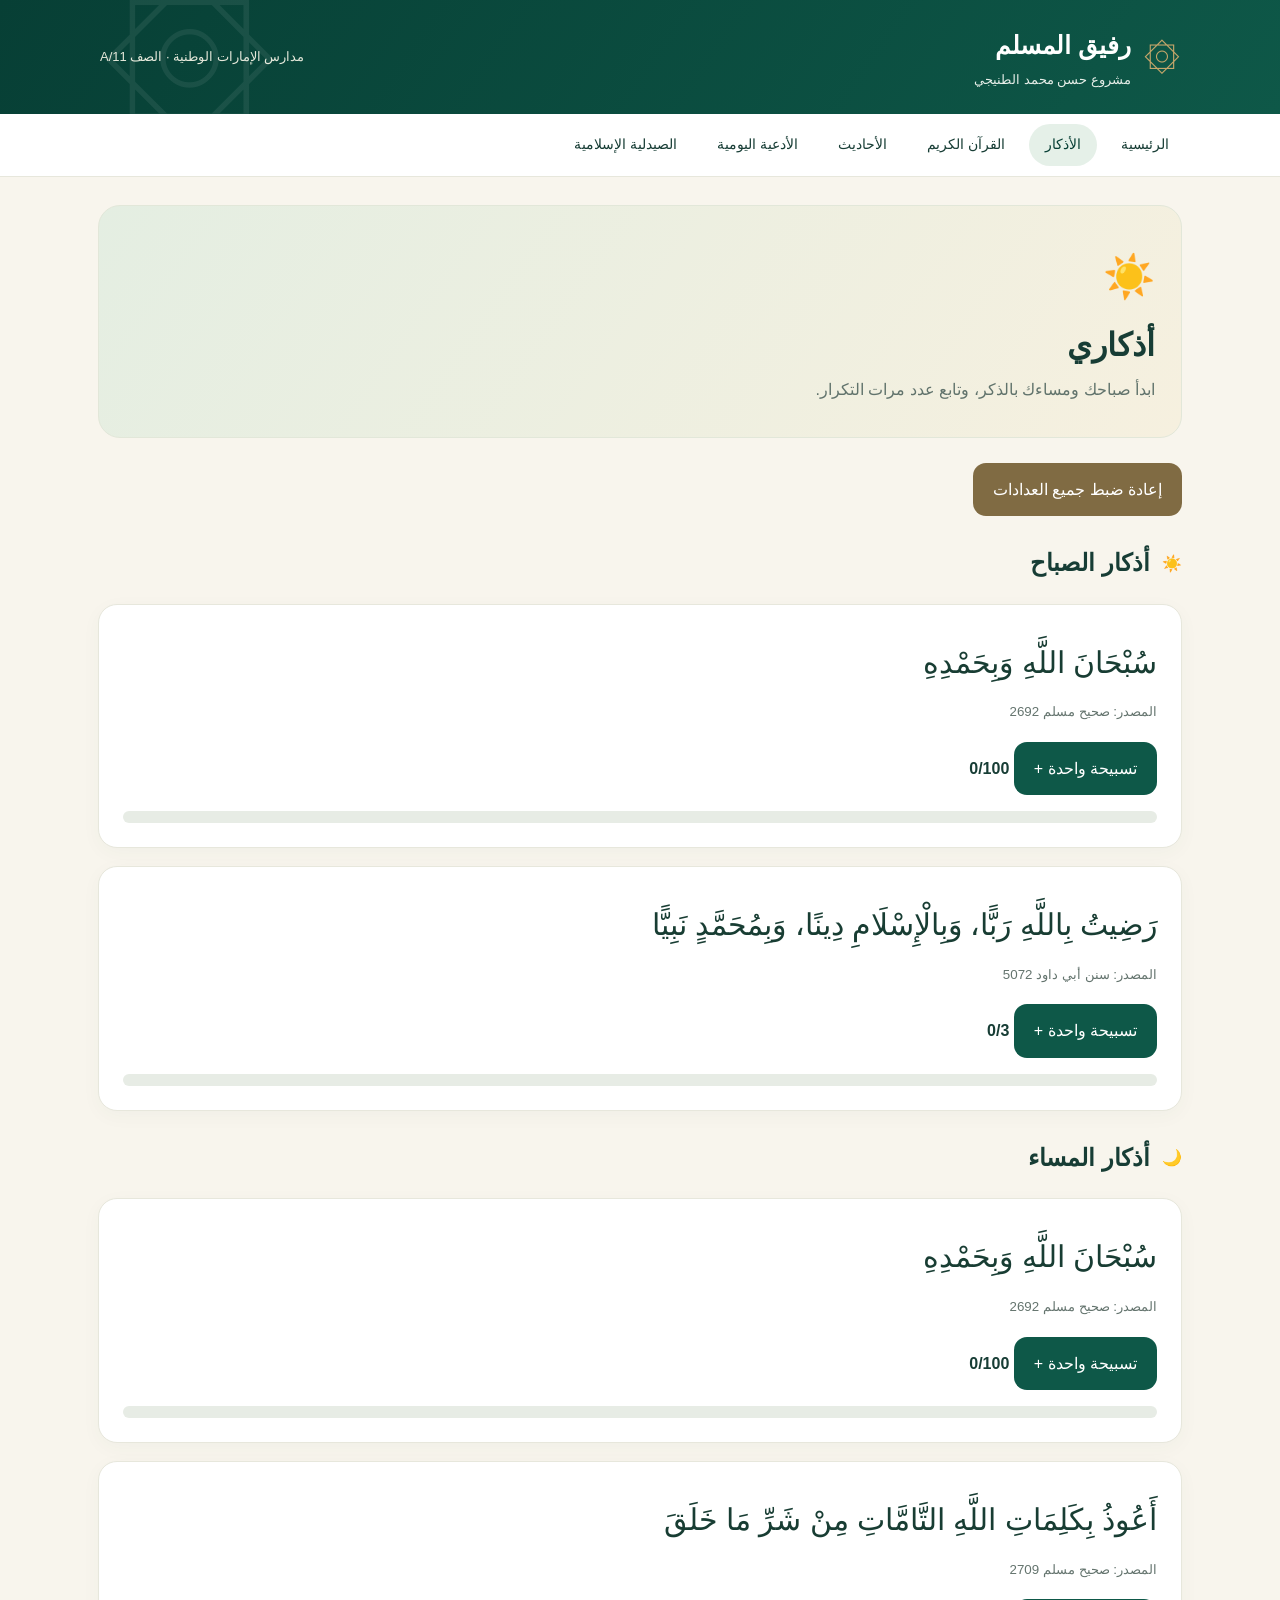
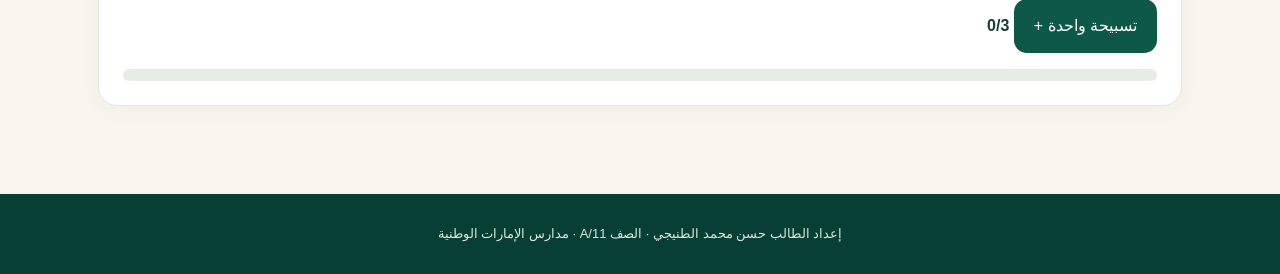
<file: athkar.html>
<!DOCTYPE html>
<html lang="ar" dir="rtl">
<head>
<meta charset="UTF-8">
<meta name="viewport" content="width=device-width, initial-scale=1">
<meta name="theme-color" content="#0e5848">
<title>أذكاري | مشروع حسن محمد الطنيجي</title>
<link rel="stylesheet" href="style.css">
</head>
<body>
<!-- رأس الموقع: غيّر عنوان المشروع واسم الطالب هنا -->
<header class="site-header"><div class="header-inner"><a class="brand" href="index.html"><span class="brand-icon">۞</span><span><strong>رفيق المسلم</strong><small>مشروع حسن محمد الطنيجي</small></span></a><span class="header-tag">مدارس الإمارات الوطنية · الصف 11/A</span></div></header>
<!-- قائمة الأقسام: لإضافة قسم أو حذفه، عدّل الروابط هنا في كل صفحة -->
<nav class="site-nav" aria-label="التنقل بين الأقسام"><div class="nav-inner"><a href="index.html" >الرئيسية</a><a href="athkar.html" aria-current="page">الأذكار</a><a href="quran.html" >القرآن الكريم</a><a href="hadiths.html" >الأحاديث</a><a href="duas.html" >الأدعية اليومية</a><a href="medicine.html" >الصيدلية الإسلامية</a></div></nav>
<main class="container"><section class="page-intro"><span class="intro-symbol">☀️</span><h2>أذكاري</h2><p>ابدأ صباحك ومساءك بالذكر، وتابع عدد مرات التكرار.</p></section><!-- بداية محتوى القسم: عدّل البطاقات والنصوص أدناه --><button class="reset-btn" onclick="resetAll()">إعادة ضبط جميع العدادات</button><div class="section-heading">☀️ <h2>أذكار الصباح</h2></div><div class="card"><div class="arabic">سُبْحَانَ اللَّهِ وَبِحَمْدِهِ</div><small>المصدر: صحيح مسلم 2692</small><p><button onclick="tap(0,100)">تسبيحة واحدة +</button> <strong id="count0">0/100</strong></p><div class="progress"><div class="fill" id="bar0"></div></div></div><div class="card"><div class="arabic">رَضِيتُ بِاللَّهِ رَبًّا، وَبِالْإِسْلَامِ دِينًا، وَبِمُحَمَّدٍ نَبِيًّا</div><small>المصدر: سنن أبي داود 5072</small><p><button onclick="tap(1,3)">تسبيحة واحدة +</button> <strong id="count1">0/3</strong></p><div class="progress"><div class="fill" id="bar1"></div></div></div><div class="section-heading">🌙 <h2>أذكار المساء</h2></div><div class="card"><div class="arabic">سُبْحَانَ اللَّهِ وَبِحَمْدِهِ</div><small>المصدر: صحيح مسلم 2692</small><p><button onclick="tap(2,100)">تسبيحة واحدة +</button> <strong id="count2">0/100</strong></p><div class="progress"><div class="fill" id="bar2"></div></div></div><div class="card"><div class="arabic">أَعُوذُ بِكَلِمَاتِ اللَّهِ التَّامَّاتِ مِنْ شَرِّ مَا خَلَقَ</div><small>المصدر: صحيح مسلم 2709</small><p><button onclick="tap(3,3)">تسبيحة واحدة +</button> <strong id="count3">0/3</strong></p><div class="progress"><div class="fill" id="bar3"></div></div></div></main>
<!-- تذييل الموقع: معلومات الطالب -->
<footer class="site-footer">إعداد الطالب حسن محمد الطنيجي · الصف 11/A · مدارس الإمارات الوطنية</footer>
<script src="common.js"></script>
<script>
// عدادات الأذكار: الرقم الأول هو رقم الذكر، والثاني هو عدد التكرارات المطلوبة.
const limits={0:100,1:3,2:100,3:3};
// عرض العدد وشريط التقدم. تحفظ النتائج في متصفح الجهاز.
function draw(){Object.keys(limits).forEach(i=>{const n=Number(localStorage.getItem('athkar_'+i)||0),m=limits[i];document.getElementById('count'+i).textContent=n+'/'+m;document.getElementById('bar'+i).style.width=(n/m*100)+'%';});}
function tap(i,m){const n=Number(localStorage.getItem('athkar_'+i)||0);localStorage.setItem('athkar_'+i,Math.min(m,n+1));draw();}
// زر إعادة الضبط: يمسح كل العدادات.
function resetAll(){Object.keys(limits).forEach(i=>localStorage.removeItem('athkar_'+i));draw();}
draw();
</script></body></html>
</file>
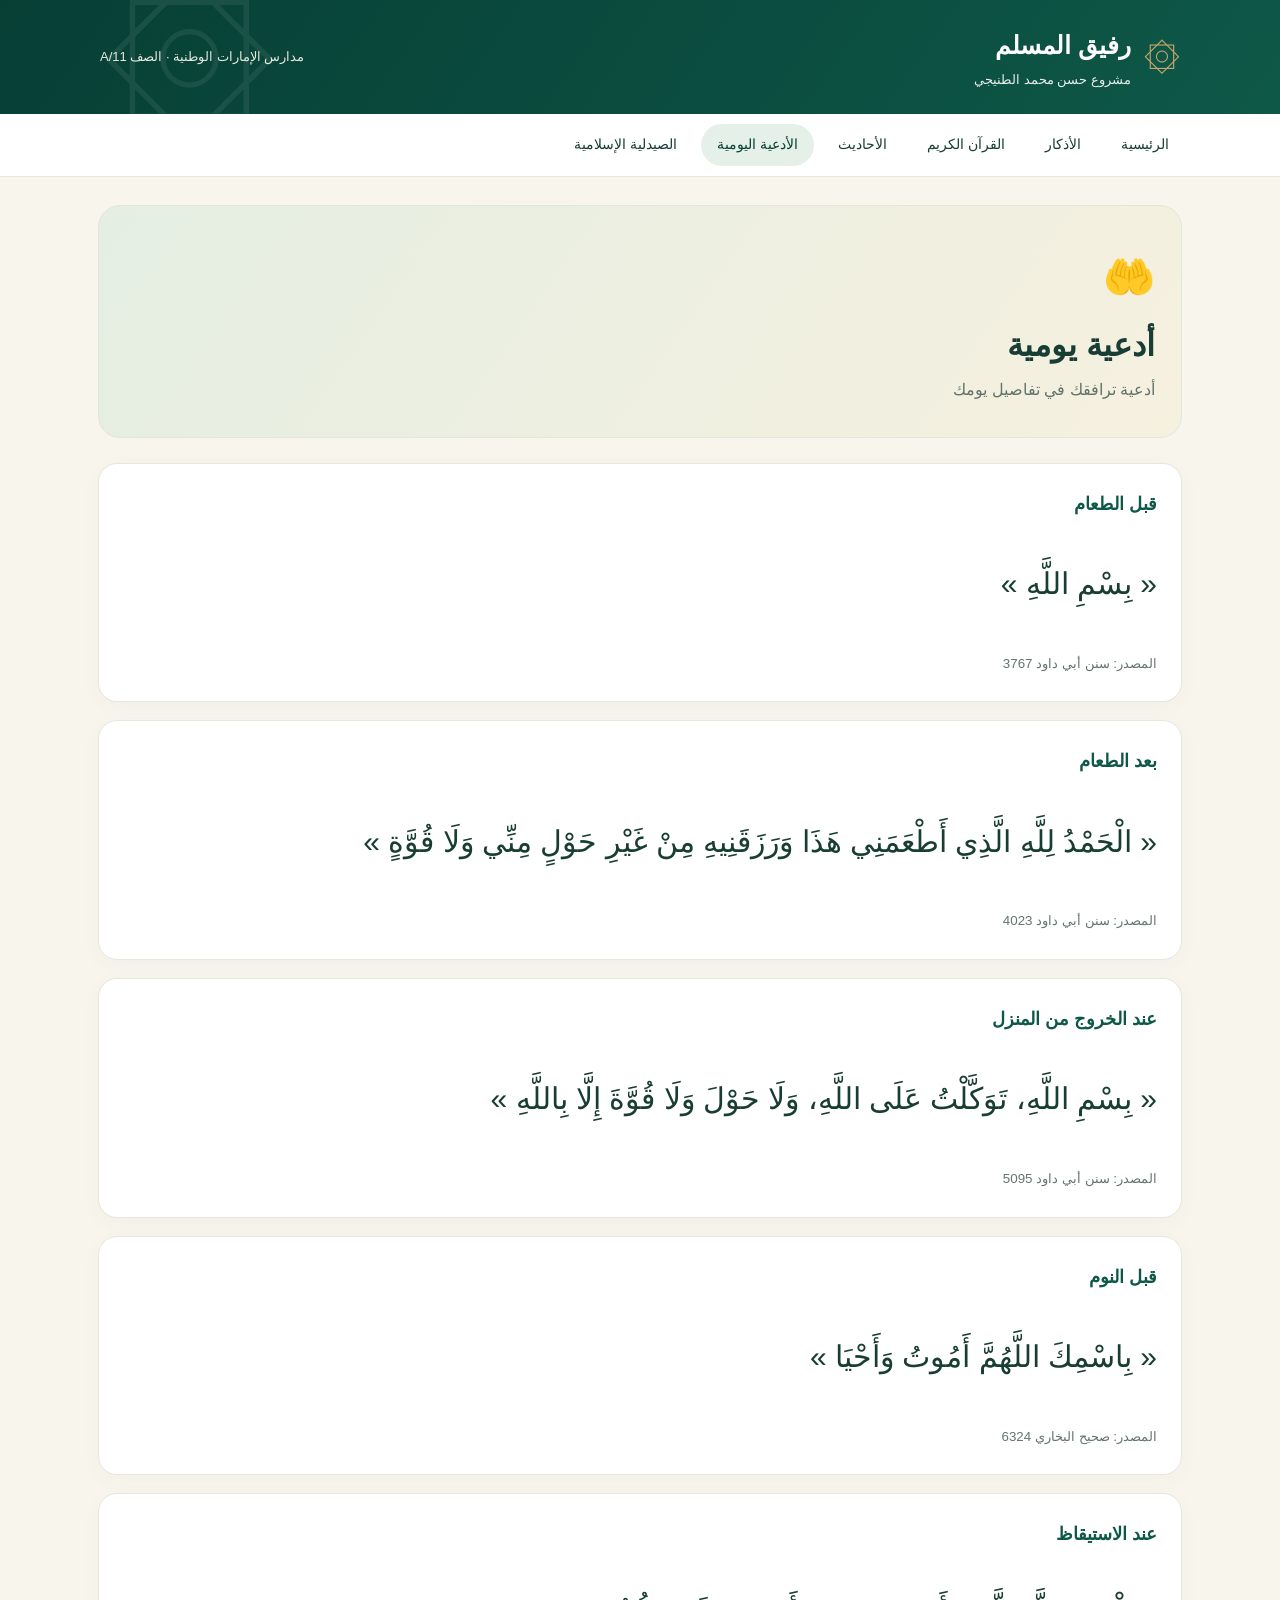
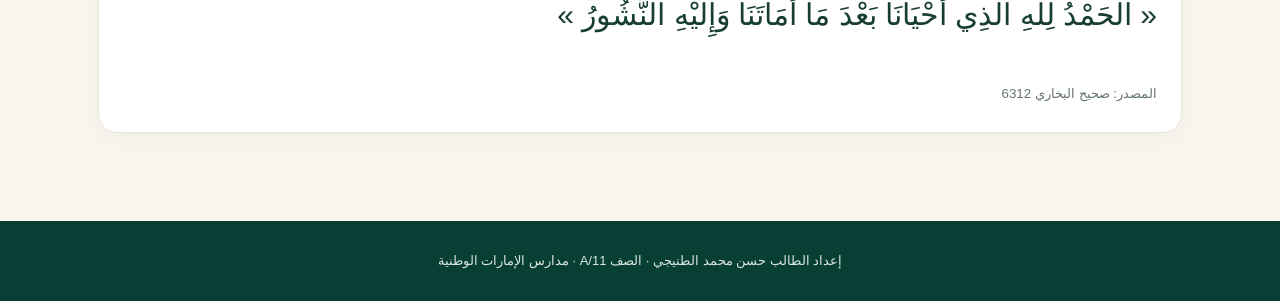
<file: duas.html>
<!DOCTYPE html>
<html lang="ar" dir="rtl">
<head>
<meta charset="UTF-8">
<meta name="viewport" content="width=device-width, initial-scale=1">
<meta name="theme-color" content="#0e5848">
<title>الأدعية اليومية | مشروع حسن محمد الطنيجي</title>
<link rel="stylesheet" href="style.css">
</head>
<body>
<!-- رأس الموقع: غيّر عنوان المشروع واسم الطالب هنا -->
<header class="site-header"><div class="header-inner"><a class="brand" href="index.html"><span class="brand-icon">۞</span><span><strong>رفيق المسلم</strong><small>مشروع حسن محمد الطنيجي</small></span></a><span class="header-tag">مدارس الإمارات الوطنية · الصف 11/A</span></div></header>
<!-- قائمة الأقسام: التنقل بين الأقسام -->
<nav class="site-nav" aria-label="التنقل بين الأقسام"><div class="nav-inner"><a href="index.html" >الرئيسية</a><a href="athkar.html" >الأذكار</a><a href="quran.html" >القرآن الكريم</a><a href="hadiths.html" >الأحاديث</a><a href="duas.html" aria-current="page">الأدعية اليومية</a><a href="medicine.html" >الصيدلية الإسلامية</a></div></nav>
<main class="container"><section class="page-intro"><span class="intro-symbol">🤲</span><h2>أدعية يومية</h2><p>أدعية ترافقك في تفاصيل يومك</p></section><!-- بداية محتوى القسم: الأدعية اليومية الخمسة -->

<div class="card">
  <strong style="color: #0e5848; display: block; margin-bottom: 8px; font-size: 1.1rem;">قبل الطعام</strong>
  <p class="arabic">« بِسْمِ اللَّهِ »</p>
  <small>المصدر: سنن أبي داود 3767</small>
</div>

<div class="card">
  <strong style="color: #0e5848; display: block; margin-bottom: 8px; font-size: 1.1rem;">بعد الطعام</strong>
  <p class="arabic">« الْحَمْدُ لِلَّهِ الَّذِي أَطْعَمَنِي هَذَا وَرَزَقَنِيهِ مِنْ غَيْرِ حَوْلٍ مِنِّي وَلَا قُوَّةٍ »</p>
  <small>المصدر: سنن أبي داود 4023</small>
</div>

<div class="card">
  <strong style="color: #0e5848; display: block; margin-bottom: 8px; font-size: 1.1rem;">عند الخروج من المنزل</strong>
  <p class="arabic">« بِسْمِ اللَّهِ، تَوَكَّلْتُ عَلَى اللَّهِ، وَلَا حَوْلَ وَلَا قُوَّةَ إِلَّا بِاللَّهِ »</p>
  <small>المصدر: سنن أبي داود 5095</small>
</div>

<div class="card">
  <strong style="color: #0e5848; display: block; margin-bottom: 8px; font-size: 1.1rem;">قبل النوم</strong>
  <p class="arabic">« بِاسْمِكَ اللَّهُمَّ أَمُوتُ وَأَحْيَا »</p>
  <small>المصدر: صحيح البخاري 6324</small>
</div>

<div class="card">
  <strong style="color: #0e5848; display: block; margin-bottom: 8px; font-size: 1.1rem;">عند الاستيقاظ</strong>
  <p class="arabic">« الْحَمْدُ لِلَّهِ الَّذِي أَحْيَانَا بَعْدَ مَا أَمَاتَنَا وَإِلَيْهِ النُّشُورُ »</p>
  <small>المصدر: صحيح البخاري 6312</small>
</div>

</main>
<!-- تذييل الموقع: معلومات الطالب -->
<footer class="site-footer">إعداد الطالب حسن محمد الطنيجي · الصف 11/A · مدارس الإمارات الوطنية</footer>
<script src="common.js"></script>
</body></html>
</file>
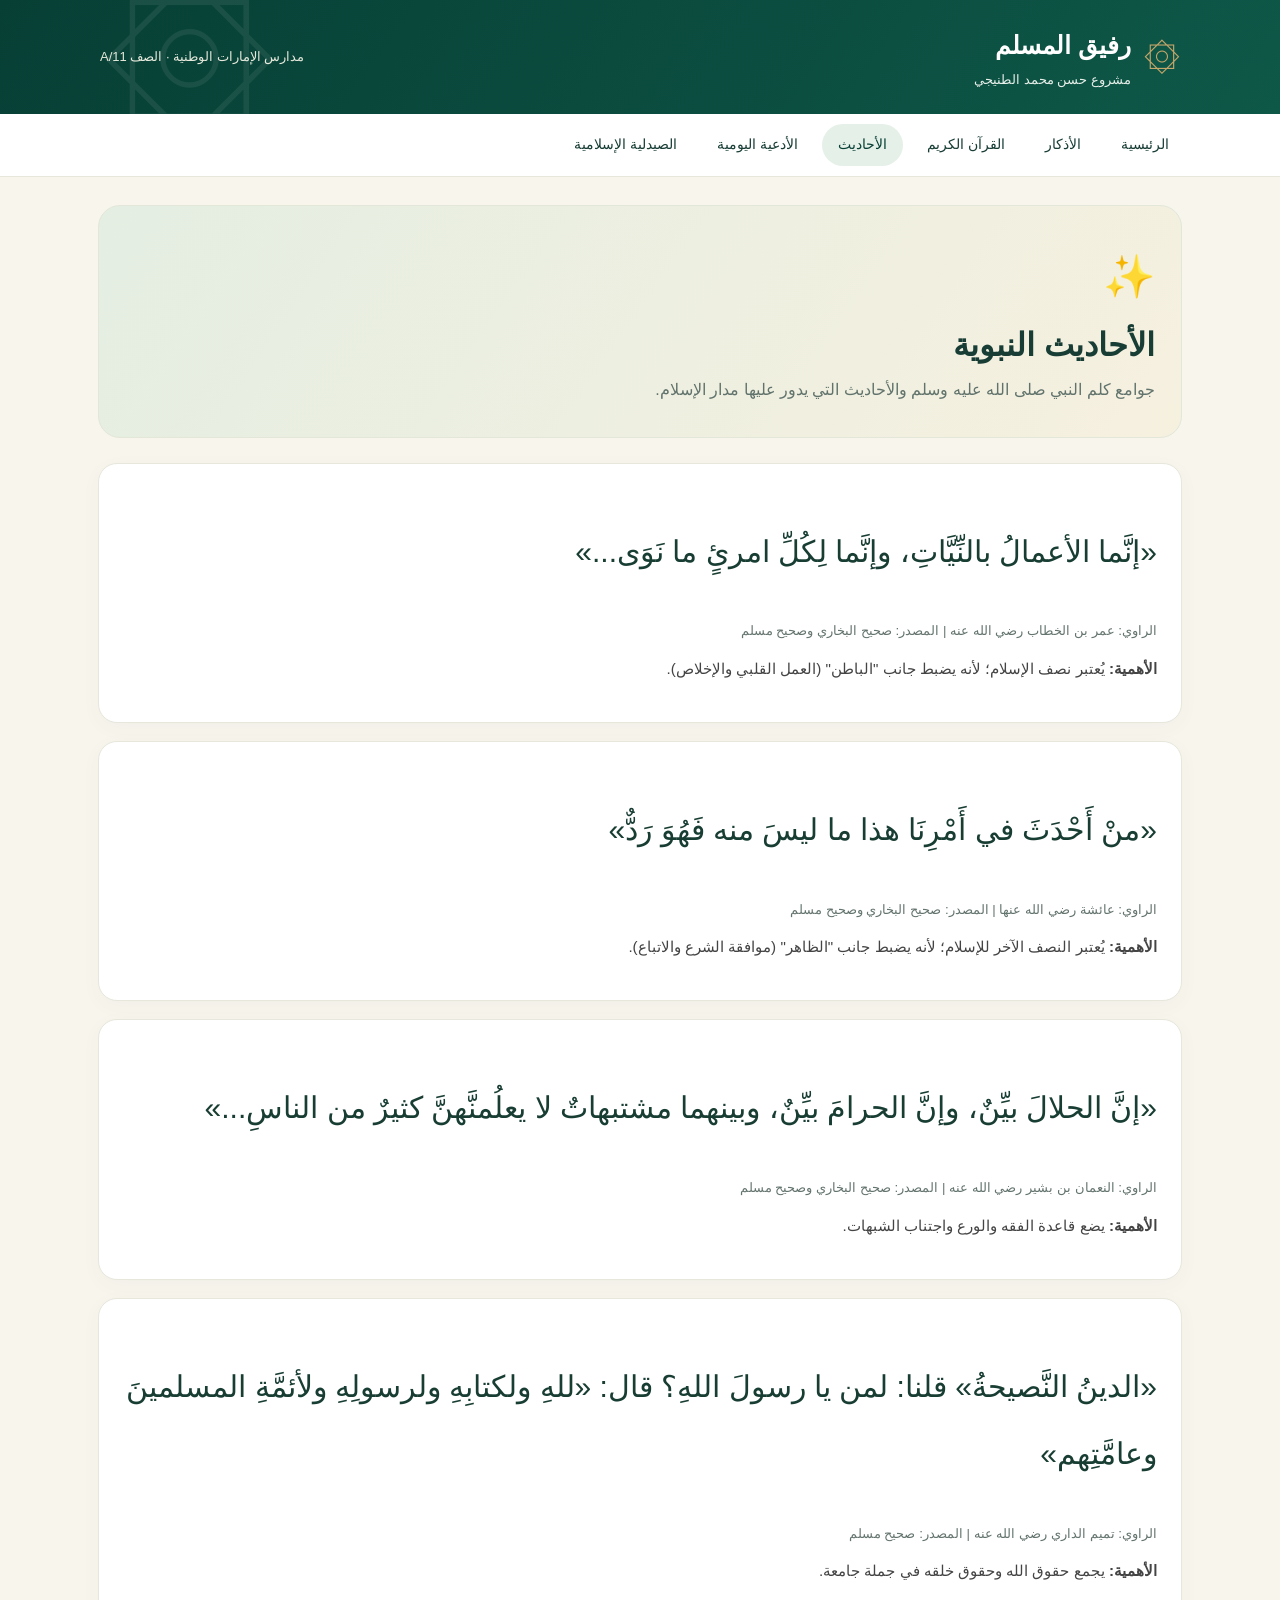
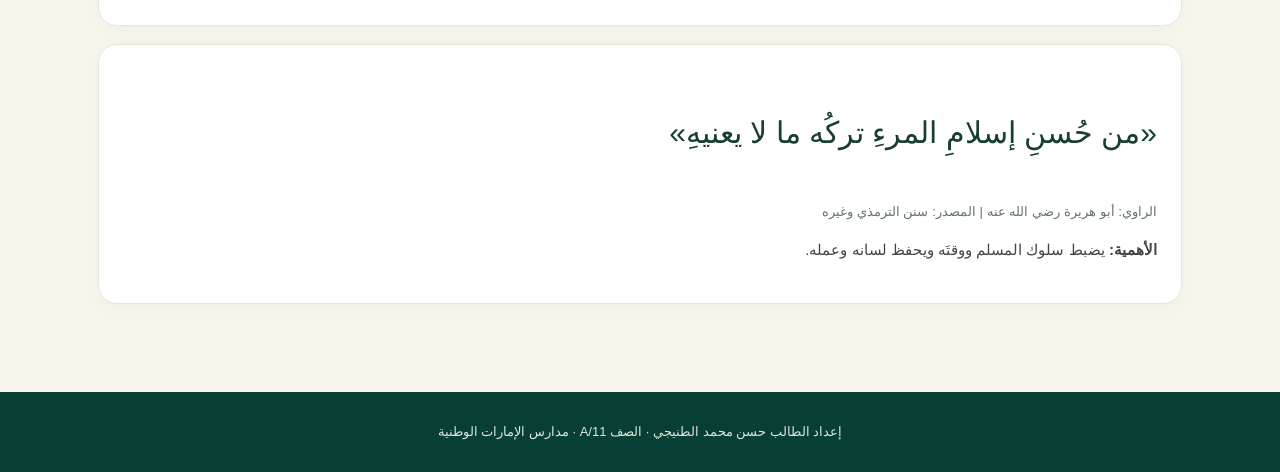
<file: hadiths.html>
<!DOCTYPE html>
<html lang="ar" dir="rtl">
<head>
<meta charset="UTF-8">
<meta name="viewport" content="width=device-width, initial-scale=1">
<meta name="theme-color" content="#0e5848">
<title>الأحاديث النبوية | مشروع حسن محمد الطنيجي</title>
<link rel="stylesheet" href="style.css">
</head>
<body>
<!-- رأس الموقع: غيّر عنوان المشروع واسم الطالب هنا -->
<header class="site-header"><div class="header-inner"><a class="brand" href="index.html"><span class="brand-icon">۞</span><span><strong>رفيق المسلم</strong><small>مشروع حسن محمد الطنيجي</small></span></a><span class="header-tag">مدارس الإمارات الوطنية · الصف 11/A</span></div></header>
<!-- قائمة الأقسام: لإضافة قسم أو حذفه، عدّل الروابط هنا في كل صفحة -->
<nav class="site-nav" aria-label="التنقل بين الأقسام"><div class="nav-inner"><a href="index.html" >الرئيسية</a><a href="athkar.html" >الأذكار</a><a href="quran.html" >القرآن الكريم</a><a href="hadiths.html" aria-current="page">الأحاديث</a><a href="duas.html" >الأدعية اليومية</a><a href="medicine.html" >الصيدلية الإسلامية</a></div></nav>
<main class="container"><section class="page-intro"><span class="intro-symbol">✨</span><h2>الأحاديث النبوية</h2><p>جوامع كلم النبي صلى الله عليه وسلم والأحاديث التي يدور عليها مدار الإسلام.</p></section><!-- بداية محتوى القسم: الأحاديث الخمسة المختارة -->

<div class="card">
  <p class="arabic">«إنَّما الأعمالُ بالنِّيَّاتِ، وإنَّما لِكُلِّ امرئٍ ما نَوَى...»</p>
  <small>الراوي: عمر بن الخطاب رضي الله عنه | المصدر: صحيح البخاري وصحيح مسلم</small>
  <p style="margin-top: 10px; font-size: 0.95rem; color: #444;"><strong>الأهمية:</strong> يُعتبر نصف الإسلام؛ لأنه يضبط جانب "الباطن" (العمل القلبي والإخلاص).</p>
</div>

<div class="card">
  <p class="arabic">«منْ أَحْدَثَ في أَمْرِنَا هذا ما ليسَ منه فَهُوَ رَدٌّ»</p>
  <small>الراوي: عائشة رضي الله عنها | المصدر: صحيح البخاري وصحيح مسلم</small>
  <p style="margin-top: 10px; font-size: 0.95rem; color: #444;"><strong>الأهمية:</strong> يُعتبر النصف الآخر للإسلام؛ لأنه يضبط جانب "الظاهر" (موافقة الشرع والاتباع).</p>
</div>

<div class="card">
  <p class="arabic">«إنَّ الحلالَ بيِّنٌ، وإنَّ الحرامَ بيِّنٌ، وبينهما مشتبهاتٌ لا يعلُمنَّهنَّ كثيرٌ من الناسِ...»</p>
  <small>الراوي: النعمان بن بشير رضي الله عنه | المصدر: صحيح البخاري وصحيح مسلم</small>
  <p style="margin-top: 10px; font-size: 0.95rem; color: #444;"><strong>الأهمية:</strong> يضع قاعدة الفقه والورع واجتناب الشبهات.</p>
</div>

<div class="card">
  <p class="arabic">«الدينُ النَّصيحةُ» قلنا: لمن يا رسولَ اللهِ؟ قال: «للهِ ولكتابِهِ ولرسولِهِ ولأئمَّةِ المسلمينَ وعامَّتِهم»</p>
  <small>الراوي: تميم الداري رضي الله عنه | المصدر: صحيح مسلم</small>
  <p style="margin-top: 10px; font-size: 0.95rem; color: #444;"><strong>الأهمية:</strong> يجمع حقوق الله وحقوق خلقه في جملة جامعة.</p>
</div>

<div class="card">
  <p class="arabic">«من حُسنِ إسلامِ المرءِ تركُه ما لا يعنيهِ»</p>
  <small>الراوي: أبو هريرة رضي الله عنه | المصدر: سنن الترمذي وغيره</small>
  <p style="margin-top: 10px; font-size: 0.95rem; color: #444;"><strong>الأهمية:</strong> يضبط سلوك المسلم ووقتَه ويحفظ لسانه وعمله.</p>
</div>

</main>
<!-- تذييل الموقع: معلومات الطالب -->
<footer class="site-footer">إعداد الطالب حسن محمد الطنيجي · الصف 11/A · مدارس الإمارات الوطنية</footer>
<script src="common.js"></script>
</body></html>
</file>
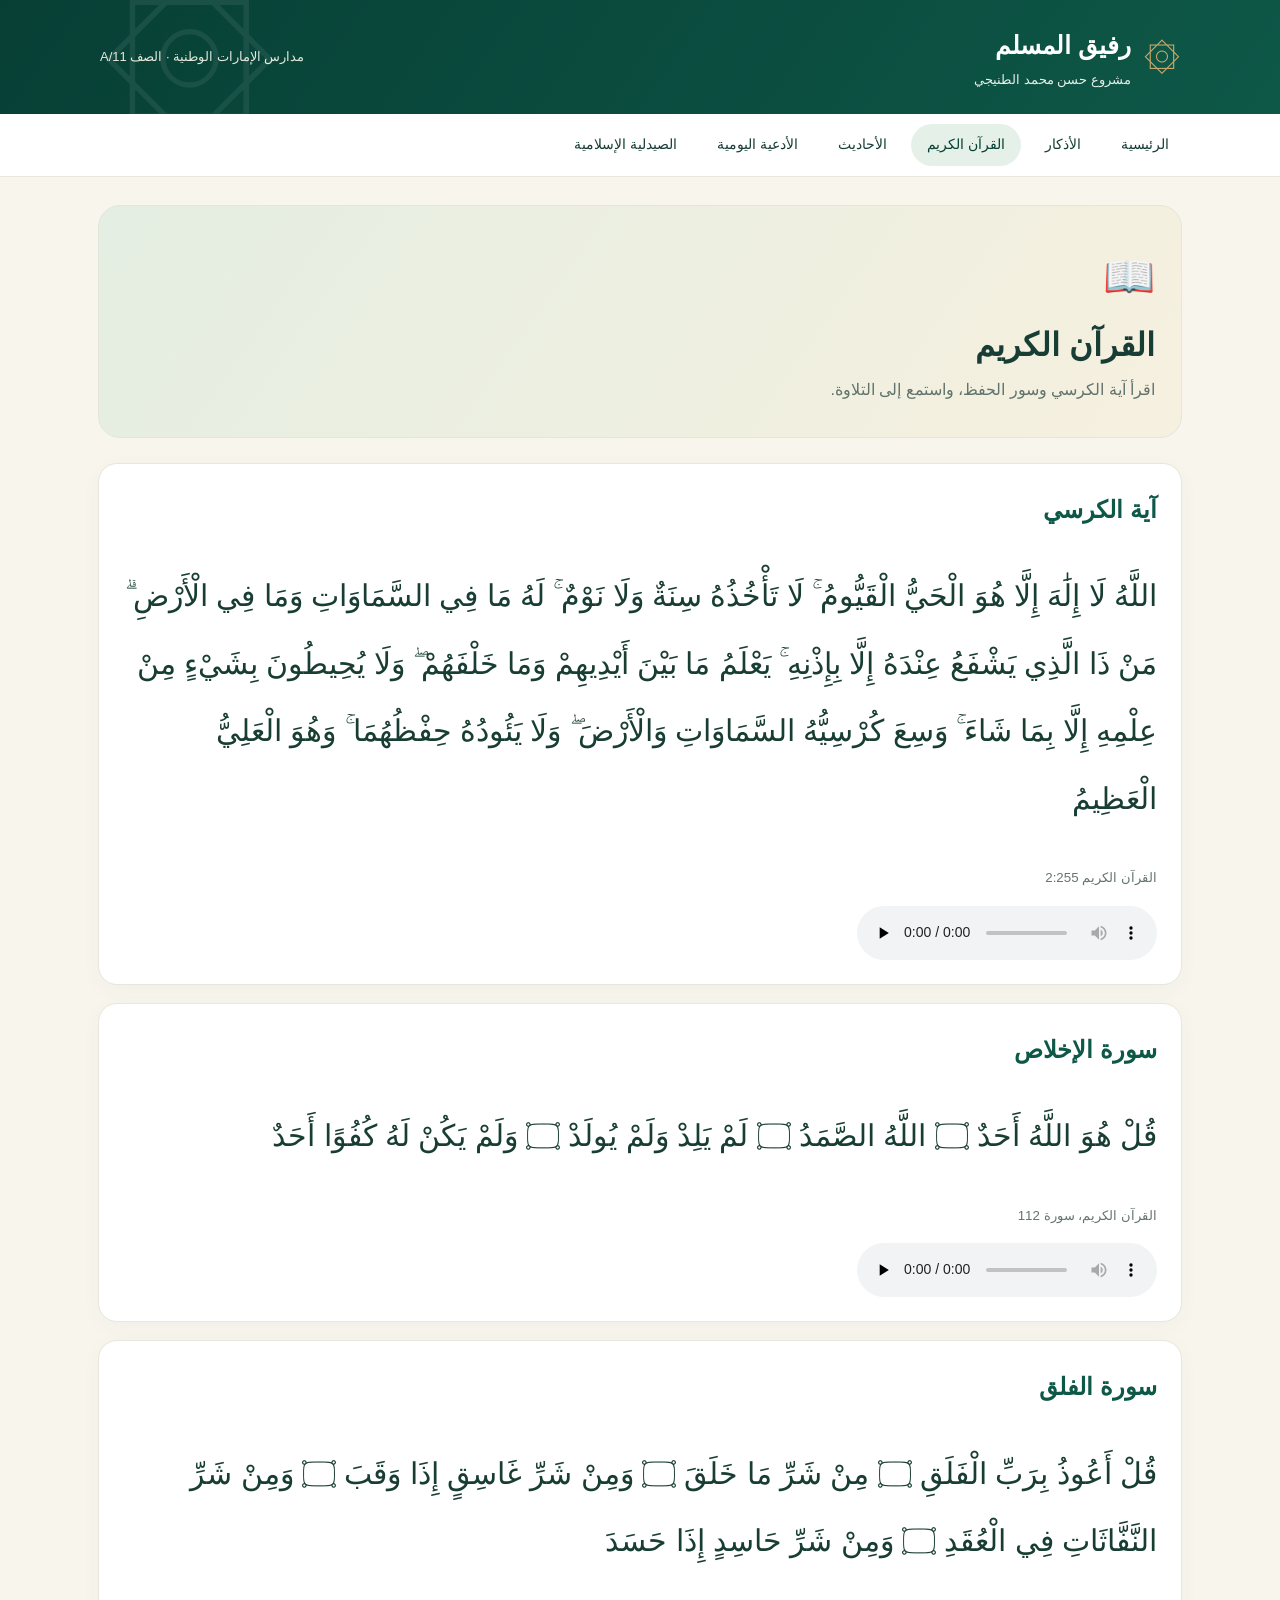
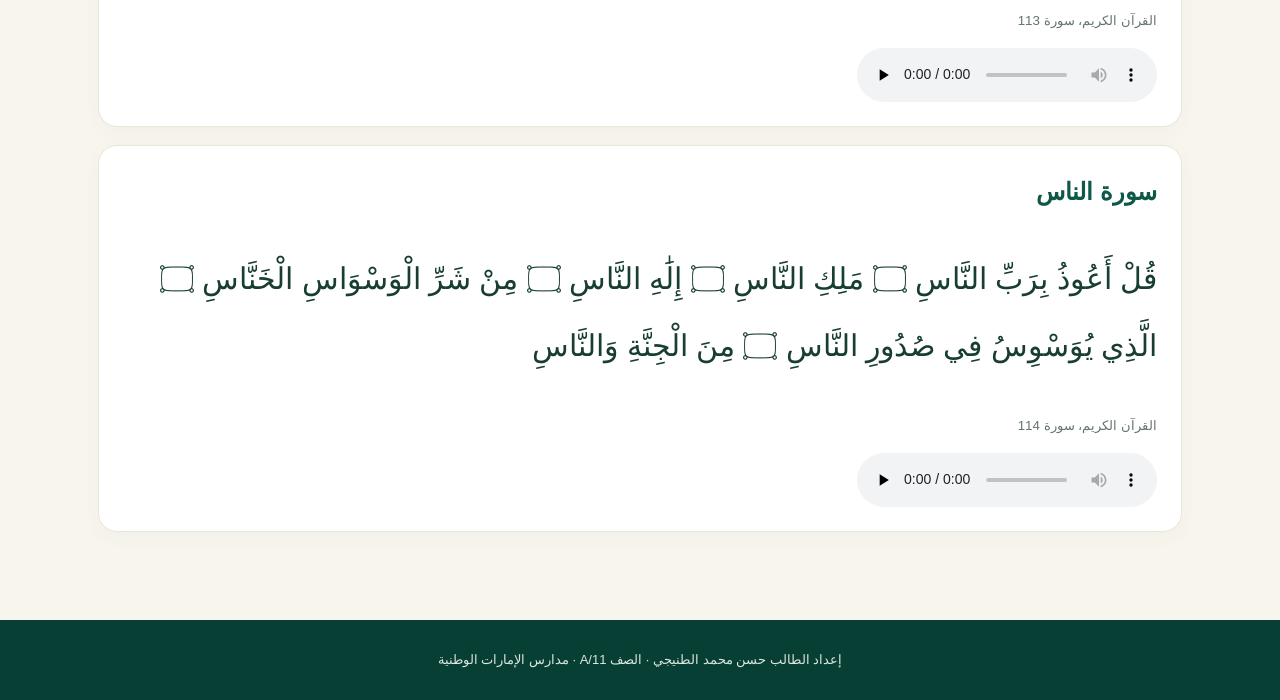
<file: quran.html>
<!DOCTYPE html>
<html lang="ar" dir="rtl">
<head>
<meta charset="UTF-8">
<meta name="viewport" content="width=device-width, initial-scale=1">
<meta name="theme-color" content="#0e5848">
<title>القرآن الكريم | مشروع حسن محمد الطنيجي</title>
<link rel="stylesheet" href="style.css">
</head>
<body>
<!-- رأس الموقع: غيّر عنوان المشروع واسم الطالب هنا -->
<header class="site-header"><div class="header-inner"><a class="brand" href="index.html"><span class="brand-icon">۞</span><span><strong>رفيق المسلم</strong><small>مشروع حسن محمد الطنيجي</small></span></a><span class="header-tag">مدارس الإمارات الوطنية · الصف 11/A</span></div></header>
<!-- قائمة الأقسام: لإضافة قسم أو حذفه، عدّل الروابط هنا في كل صفحة -->
<nav class="site-nav" aria-label="التنقل بين الأقسام"><div class="nav-inner"><a href="index.html" >الرئيسية</a><a href="athkar.html" >الأذكار</a><a href="quran.html" aria-current="page">القرآن الكريم</a><a href="hadiths.html" >الأحاديث</a><a href="duas.html" >الأدعية اليومية</a><a href="medicine.html" >الصيدلية الإسلامية</a></div></nav>
<main class="container"><section class="page-intro"><span class="intro-symbol">📖</span><h2>القرآن الكريم</h2><p>اقرأ آية الكرسي وسور الحفظ، واستمع إلى التلاوة.</p></section><!-- بداية محتوى القسم: عدّل البطاقات والنصوص أدناه --><div class="card"><h2>آية الكرسي</h2><p class="arabic">اللَّهُ لَا إِلَٰهَ إِلَّا هُوَ الْحَيُّ الْقَيُّومُ ۚ لَا تَأْخُذُهُ سِنَةٌ وَلَا نَوْمٌ ۚ لَهُ مَا فِي السَّمَاوَاتِ وَمَا فِي الْأَرْضِ ۗ مَنْ ذَا الَّذِي يَشْفَعُ عِنْدَهُ إِلَّا بِإِذْنِهِ ۚ يَعْلَمُ مَا بَيْنَ أَيْدِيهِمْ وَمَا خَلْفَهُمْ ۖ وَلَا يُحِيطُونَ بِشَيْءٍ مِنْ عِلْمِهِ إِلَّا بِمَا شَاءَ ۚ وَسِعَ كُرْسِيُّهُ السَّمَاوَاتِ وَالْأَرْضَ ۖ وَلَا يَئُودُهُ حِفْظُهُمَا ۚ وَهُوَ الْعَلِيُّ الْعَظِيمُ</p><small>القرآن الكريم 2:255</small><audio controls="" preload="none" src="https://cdn.islamic.network/quran/audio/128/ar.alafasy/262.mp3"></audio></div><div class="card"><h2>سورة الإخلاص</h2><p class="arabic">قُلْ هُوَ اللَّهُ أَحَدٌ ۝ اللَّهُ الصَّمَدُ ۝ لَمْ يَلِدْ وَلَمْ يُولَدْ ۝ وَلَمْ يَكُنْ لَهُ كُفُوًا أَحَدٌ</p><small>القرآن الكريم، سورة 112</small><audio controls="" preload="none" src="https://cdn.islamic.network/quran/audio-surah/128/ar.alafasy/112.mp3"></audio></div><div class="card"><h2>سورة الفلق</h2><p class="arabic">قُلْ أَعُوذُ بِرَبِّ الْفَلَقِ ۝ مِنْ شَرِّ مَا خَلَقَ ۝ وَمِنْ شَرِّ غَاسِقٍ إِذَا وَقَبَ ۝ وَمِنْ شَرِّ النَّفَّاثَاتِ فِي الْعُقَدِ ۝ وَمِنْ شَرِّ حَاسِدٍ إِذَا حَسَدَ</p><small>القرآن الكريم، سورة 113</small><audio controls="" preload="none" src="https://cdn.islamic.network/quran/audio-surah/128/ar.alafasy/113.mp3"></audio></div><div class="card"><h2>سورة الناس</h2><p class="arabic">قُلْ أَعُوذُ بِرَبِّ النَّاسِ ۝ مَلِكِ النَّاسِ ۝ إِلَٰهِ النَّاسِ ۝ مِنْ شَرِّ الْوَسْوَاسِ الْخَنَّاسِ ۝ الَّذِي يُوَسْوِسُ فِي صُدُورِ النَّاسِ ۝ مِنَ الْجِنَّةِ وَالنَّاسِ</p><small>القرآن الكريم، سورة 114</small><audio controls="" preload="none" src="https://cdn.islamic.network/quran/audio-surah/128/ar.alafasy/114.mp3"></audio></div></main>
<!-- تذييل الموقع: معلومات الطالب -->
<footer class="site-footer">إعداد الطالب حسن محمد الطنيجي · الصف 11/A · مدارس الإمارات الوطنية</footer>
<script src="common.js"></script>
</body></html>
</file>
<file: style.css>
/* ألوان الموقع: غيّر القيم التالية لتعديل الهوية البصرية */
:root{--green:#0e5848;--deep:#073f35;--gold:#c5a66a;--cream:#f8f5ed;--text:#173d35;--muted:#61736c;--line:#e7e7dc}
*{box-sizing:border-box}html{scroll-behavior:smooth}body{margin:0;background:var(--cream);color:var(--text);font-family:Tahoma,Arial,sans-serif;line-height:1.85}
a{color:inherit;text-decoration:none}.site-header{background:linear-gradient(125deg,var(--deep),var(--green));color:white;position:relative;overflow:hidden}.site-header:after{content:"۞";position:absolute;font-size:180px;opacity:.07;left:8%;top:-110px}
.header-inner{max-width:1120px;margin:auto;padding:22px 20px;display:flex;align-items:center;justify-content:space-between;gap:16px}.brand{display:flex;align-items:center;gap:13px}.brand-icon{font-size:37px;color:var(--gold)}.brand strong{display:block;font-size:25px}.brand small{display:block;font-size:13px;color:#e7efe9}.header-tag{font-size:13px;color:#e5e8da}
.site-nav{background:white;border-bottom:1px solid var(--line)}.nav-inner{max-width:1120px;margin:auto;display:flex;gap:8px;padding:10px 15px;overflow-x:auto;scrollbar-width:thin}.site-nav a{padding:8px 16px;border-radius:30px;white-space:nowrap;font-size:14px;transition:.2s}.site-nav a:hover,.site-nav a[aria-current]{background:#e5f0e8;color:var(--deep)}
.container{max-width:1120px;margin:0 auto;padding:28px 18px 70px}.welcome{padding:55px 28px 42px;border-radius:26px;text-align:center;background:radial-gradient(circle at 10% 10%,#e0eacc,transparent 40%),linear-gradient(135deg,#eaf1e6,#fff9e9);border:1px solid #e1e6d6;position:relative;overflow:hidden}.welcome:after{content:"✧";position:absolute;left:30px;bottom:-85px;font-size:230px;color:#d4bf87;opacity:.15}.welcome h2{font-size:clamp(26px,4vw,42px);margin:8px 0;color:var(--deep)}.welcome p{max-width:680px;margin:auto}.eyebrow{color:#8a733b;font-weight:bold}.welcome-ornament{font-size:32px;color:var(--gold);margin-top:20px}
.section-title{margin:35px 4px 18px}.section-title h2{margin:0}.section-title p{color:var(--muted);margin:0}
.feature-grid{display:grid;grid-template-columns:repeat(2,minmax(0,1fr));gap:20px}.feature-card{display:block;background:#fff;border:1px solid var(--line);border-radius:22px;overflow:hidden;box-shadow:0 8px 24px #124d3810;transition:transform .25s,box-shadow .25s;cursor:pointer}.feature-card:hover{transform:translateY(-5px);box-shadow:0 18px 35px #124d3820}.feature-card:active{transform:scale(.985)}.feature-card:focus-visible{outline:3px solid var(--gold);outline-offset:3px}.feature-card img{width:100%;height:165px;display:block;object-fit:cover}.feature-content{padding:18px 23px 24px}.feature-content h2{margin:2px 0;font-size:23px}.feature-content p{margin:0 0 12px;color:var(--muted)}.feature-icon{font-size:24px}.open-label{color:var(--green);font-weight:bold}
.info-panel,.card{background:white;border:1px solid var(--line);border-radius:19px;padding:24px;margin:18px 0;box-shadow:0 5px 20px #124d3809}.info-panel{margin-top:35px}.info-panel h2,.card h2{margin-top:0;color:var(--green)}.page-intro{padding:32px 26px;border-radius:22px;background:linear-gradient(125deg,#e4eee2,#f6f0df);border:1px solid #e2e7d9;margin-bottom:25px}.page-intro h2{font-size:32px;margin:0}.page-intro p{margin:0;color:var(--muted)}.intro-symbol{font-size:42px}.arabic{font-size:clamp(23px,3vw,30px);line-height:2.25;color:#183d33}.translation{color:var(--muted)}small{color:#64746e}.section-heading{display:flex;align-items:center;gap:12px;margin-top:25px}.section-heading h2{margin:0}.progress{height:12px;border-radius:20px;background:#e7ece5;overflow:hidden}.fill{height:100%;width:0;background:linear-gradient(90deg,#78b58c,#b99a55);border-radius:20px;transition:width .4s}
button{background:var(--green);color:white;border:0;border-radius:13px;padding:12px 20px;font:inherit;cursor:pointer;transition:transform .18s,background .18s}button:hover{background:#17735c}button:active{transform:scale(.96)}.reset-btn{background:#806b43}audio{display:block;max-width:100%;margin-top:14px}
.medicine-photo{margin:-24px -24px 20px;overflow:hidden;border-radius:19px 19px 0 0;background:#e6eadb}.medicine-photo img{display:block;width:100%;height:265px;object-fit:cover}.site-footer{text-align:center;padding:28px 15px;background:var(--deep);color:#dce7dd;font-size:13px}.reveal{opacity:0;transform:translateY(12px);transition:opacity .55s,transform .55s}.reveal.shown{opacity:1;transform:translateY(0)}
@media(min-width:760px){body:has(.medicine-photo) main.container{display:block}body:has(.medicine-photo) main.container>.card{width:calc(50% - 11px);display:inline-block;vertical-align:top;margin-left:16px;min-height:520px}body:has(.medicine-photo) main.container>.card:nth-of-type(odd){margin-left:0}}
@media(max-width:650px){.header-inner{align-items:flex-start}.header-tag{display:none}.feature-grid{grid-template-columns:1fr}.feature-card img{height:145px}.welcome{padding:34px 20px}.container{padding:18px 14px 50px}.card{padding:18px}.medicine-photo{margin:-18px -18px 20px}.medicine-photo img{height:220px}}
@media(prefers-reduced-motion:reduce){*,*:before,*:after{animation:none!important;transition:none!important}.reveal{opacity:1;transform:none}}
</file>
